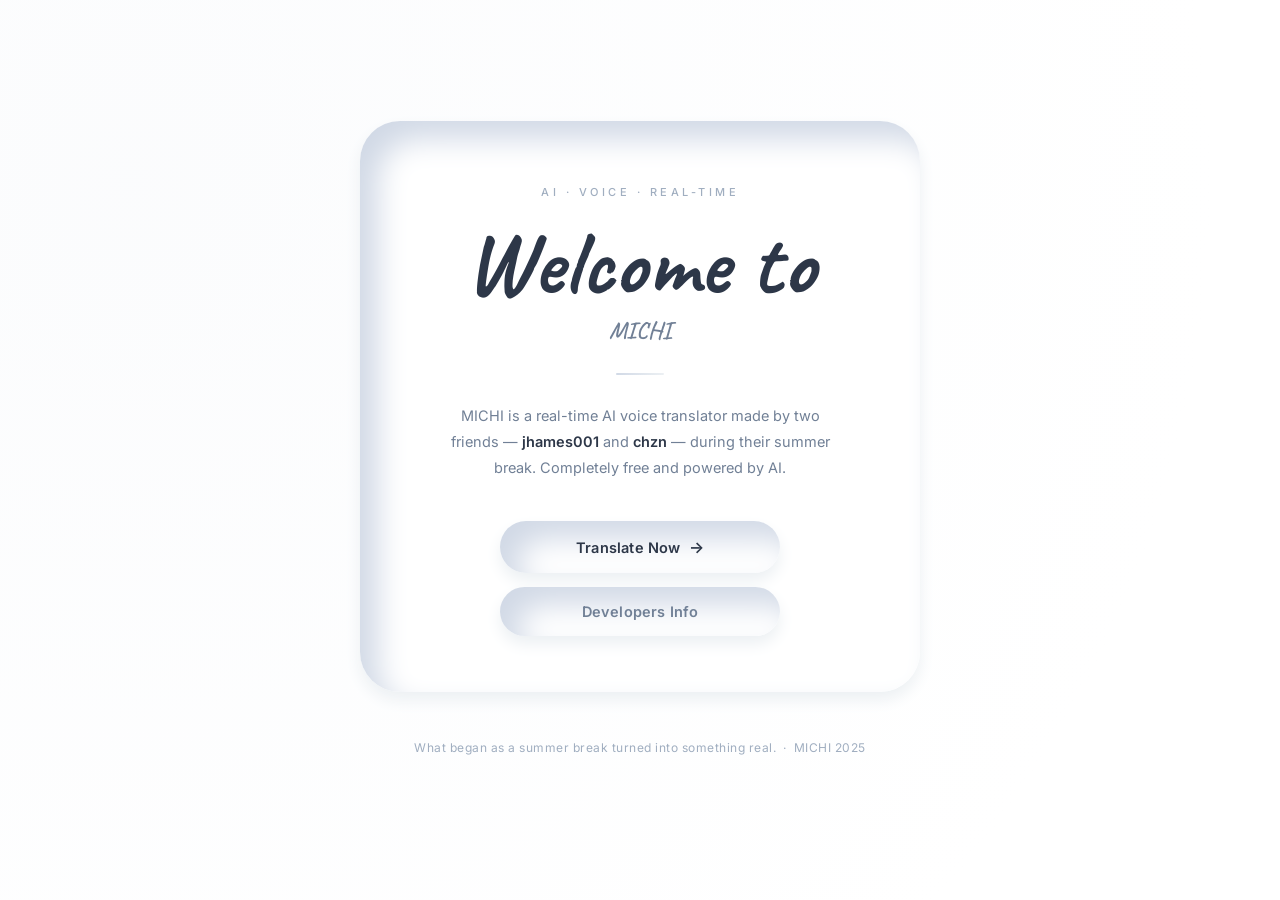
<file: index.html>
<!DOCTYPE html>
<html lang="en">
<head>
<meta charset="UTF-8" />
<meta name="viewport" content="width=device-width, initial-scale=1.0" />
<title>MICHI — AI Voice Translator</title>
<link rel="preconnect" href="https://fonts.googleapis.com">
<link rel="preconnect" href="https://fonts.gstatic.com" crossorigin>
<link href="https://fonts.googleapis.com/css2?family=Caveat:wght@600;700&family=Inter:wght@300;400;500;600&display=swap" rel="stylesheet">
<style>
* { margin: 0; padding: 0; box-sizing: border-box; }

:root {
    --bg-body:            #ffffff;
    --bg-gradient:        radial-gradient(circle at 10% 20%, rgba(245, 247, 250, 0.4) 0%, rgba(255, 255, 255, 0) 80%);
    --neumorph-drop:      0 8px 16px #ecf0f3;
    --neumorph-inner-1:   inset 18px 18px 30px #d1d9e6;
    --neumorph-inner-2:   inset -18px -18px 30px #ffffff;
    --neumorph-box:       var(--neumorph-drop), var(--neumorph-inner-1), var(--neumorph-inner-2);
    --neumorph-hover-drop:   0 4px 8px #ecf0f3;
    --neumorph-hover-inner-1: inset 12px 12px 20px #d1d9e6;
    --neumorph-hover-inner-2: inset -12px -12px 20px #ffffff;
    --neumorph-hover-box: var(--neumorph-hover-drop), var(--neumorph-hover-inner-1), var(--neumorph-hover-inner-2);
    --button-bg:          #ffffff;
    --button-hover-bg:    #ffffff;

    --text-main:   #2d3748;
    --text-dim:    #718096;
    --text-muted:  #a0aec0;
    --accent:      #4a5568;
}

html, body {
    min-height: 100%;
    background: var(--bg-body);
    font-family: 'Inter', sans-serif;
    color: var(--text-main);
}

body {
    background: var(--bg-body);
    background-image: var(--bg-gradient);
    background-attachment: fixed;
}

/* ── Layout ── */
main {
    min-height: 100vh;
    display: flex;
    flex-direction: column;
    align-items: center;
    justify-content: center;
    padding: 48px 20px;
    gap: 24px;
}

/* ── Hero card ── */
.hero-card {
    width: 100%;
    max-width: 560px;
    background: var(--button-bg);
    border: none;
    border-radius: 40px;
    padding: 64px 52px 56px;
    box-shadow: var(--neumorph-box);
    text-align: center;
    animation: riseIn 0.9s cubic-bezier(0.16, 1, 0.3, 1) both;
}

@keyframes riseIn {
    from { opacity: 0; transform: translateY(20px); }
    to   { opacity: 1; transform: translateY(0); }
}

.eyebrow {
    font-size: 11px;
    letter-spacing: 3.5px;
    text-transform: uppercase;
    color: var(--text-muted);
    font-weight: 500;
    margin-bottom: 20px;
}

h1.brand {
    font-family: 'Caveat', cursive;
    font-weight: 700;
    font-size: clamp(52px, 10vw, 90px);
    line-height: 1.0;
    color: var(--text-main);
    margin-bottom: 6px;
    letter-spacing: 0.5px;
}

.brand-sub {
    font-family: 'Caveat', cursive;
    font-size: clamp(18px, 3.5vw, 24px);
    color: var(--text-dim);
    font-weight: 600;
    margin-bottom: 28px;
}

/* ── Thin rule ── */
.card-rule {
    width: 48px;
    height: 2px;
    border-radius: 2px;
    background: linear-gradient(90deg, #d1d9e6, #ecf0f3);
    margin: 0 auto 28px;
}

.subtitle {
    font-size: 14.5px;
    line-height: 1.8;
    color: var(--text-dim);
    max-width: 400px;
    margin: 0 auto 40px;
    font-weight: 400;
}

.subtitle strong {
    color: var(--text-main);
    font-weight: 600;
}

/* ── Buttons ── */
.actions {
    display: flex;
    flex-direction: column;
    gap: 14px;
    align-items: center;
}

.neumorphic-btn {
    width: 100%;
    max-width: 280px;
    background: var(--button-bg);
    border: none;
    border-radius: 40px;
    padding: 16px 28px;
    box-shadow: var(--neumorph-box);
    transition: all 0.2s ease;
    font-family: 'Inter', sans-serif;
    font-size: 14.5px;
    font-weight: 600;
    cursor: pointer;
    letter-spacing: 0.2px;
    display: flex;
    align-items: center;
    justify-content: center;
    gap: 8px;
    text-decoration: none;
}

.neumorphic-btn:hover {
    box-shadow: var(--neumorph-hover-box);
    transform: scale(0.98);
}

.neumorphic-btn:active {
    box-shadow: var(--neumorph-hover-box);
    transform: scale(0.96);
}

.btn-primary {
    color: var(--text-main);
}

.btn-primary .btn-arrow {
    font-size: 16px;
    transition: transform 0.2s ease;
}

.btn-primary:hover .btn-arrow {
    transform: translateX(3px);
}

.btn-secondary {
    color: var(--text-dim);
}

/* ── Developers panel ── */
.dev-panel {
    width: 100%;
    max-width: 560px;
    background: var(--button-bg);
    border: none;
    border-radius: 40px;
    box-shadow: var(--neumorph-box);
    max-height: 0;
    overflow: hidden;
    opacity: 0;
    padding: 0 48px;
    transition:
        max-height 0.55s cubic-bezier(0.16, 1, 0.3, 1),
        opacity 0.4s ease,
        padding 0.45s ease;
}

.dev-panel.open {
    max-height: 540px;
    opacity: 1;
    padding: 44px 48px;
}

.dev-panel-header {
    display: flex;
    align-items: baseline;
    gap: 12px;
    margin-bottom: 20px;
}

.dev-panel h2 {
    font-family: 'Caveat', cursive;
    font-size: 32px;
    color: var(--text-main);
    font-weight: 700;
}

.panel-tag {
    font-size: 11px;
    letter-spacing: 2px;
    text-transform: uppercase;
    color: var(--text-muted);
    font-weight: 500;
}

.panel-rule {
    width: 100%;
    height: 2px;
    border-radius: 2px;
    background: linear-gradient(90deg, #d1d9e6, #ecf0f3, transparent);
    margin-bottom: 24px;
}

/* ── Dev cards ── */
.dev-grid {
    display: grid;
    grid-template-columns: 1fr 1fr;
    gap: 16px;
    margin-bottom: 24px;
}

.dev-card {
    background: var(--button-bg);
    border-radius: 24px;
    padding: 20px 20px;
    box-shadow: var(--neumorph-box);
}

.dev-card .dev-name {
    font-size: 15px;
    font-weight: 600;
    color: var(--text-main);
    margin-bottom: 2px;
}

.dev-card .dev-handle {
    font-size: 11.5px;
    color: var(--text-muted);
    margin-bottom: 12px;
    letter-spacing: 0.3px;
}

.dev-card a {
    font-size: 11.5px;
    color: var(--text-dim);
    text-decoration: none;
    word-break: break-all;
    transition: color 0.2s;
}

.dev-card a:hover { color: var(--text-main); }

.dev-note {
    font-size: 13.5px;
    line-height: 1.8;
    color: var(--text-dim);
    padding-top: 20px;
    border-top: 2px solid #ecf0f3;
}

/* ── Footer ── */
.footer {
    font-size: 12px;
    color: var(--text-muted);
    letter-spacing: 0.5px;
    padding-bottom: 24px;
    text-align: center;
}

/* ── Mobile ── */
@media (max-width: 480px) {
    .hero-card { padding: 48px 28px 44px; border-radius: 28px; }
    .dev-panel.open { padding: 36px 28px; }
    .dev-grid { grid-template-columns: 1fr; }
    .neumorphic-btn { max-width: 100%; }
}

@media (prefers-reduced-motion: reduce) {
    .hero-card { animation: none; }
    * { transition: none !important; }
}
</style>
</head>
<body>

<main>
    <div class="hero-card">
        <div class="eyebrow">AI · Voice · Real-Time</div>

        <h1 class="brand">Welcome to</h1>
        <div class="brand-sub">MICHI</div>
        <div class="card-rule"></div>

        <p class="subtitle">
            MICHI is a real-time AI voice translator made by two friends —
            <strong>jhames001</strong> and <strong>chzn</strong> —
            during their summer break. Completely free and powered by AI.
        </p>

        <div class="actions">
            <button class="neumorphic-btn btn-primary" onclick="window.location.href='app.html'">
                Translate Now <span class="btn-arrow">→</span>
            </button>
            <button class="neumorphic-btn btn-secondary" id="devToggle">
                Developers Info
            </button>
        </div>
    </div>

    <div class="dev-panel" id="devPanel">
        <div class="dev-panel-header">
            <h2>The Developers</h2>
            <span class="panel-tag">Sophomore · 19</span>
        </div>
        <div class="panel-rule"></div>

        <div class="dev-grid">
            <div class="dev-card">
                <div class="dev-name">Jhames</div>
                <div class="dev-handle">jhames001</div>
                <a href="mailto:jhamesgequinto@gmail.com">jhamesgequinto@gmail.com</a>
            </div>
            <div class="dev-card">
                <div class="dev-name">Chzn</div>
                <div class="dev-handle">chzn-ichi</div>
                <a href="mailto:awiten.chosengrace@gmail.com">awiten.chosengrace@gmail.com</a>
            </div>
        </div>

        <p class="dev-note">
            Built in a week during their summer break, sophomore year. This is their first step into building real-world tools — exploring AI integration and making things that actually work.
        </p>
    </div>

    <div class="footer">What began as a summer break turned into something real. &nbsp;·&nbsp; MICHI 2025</div>
</main>

<script>
    const toggle = document.getElementById('devToggle');
    const panel  = document.getElementById('devPanel');

    toggle.addEventListener('click', () => {
        const isOpen = panel.classList.toggle('open');
        toggle.textContent = isOpen ? 'Hide Info' : 'Developers Info';
    });
</script>
</body>
</html>
</file>
